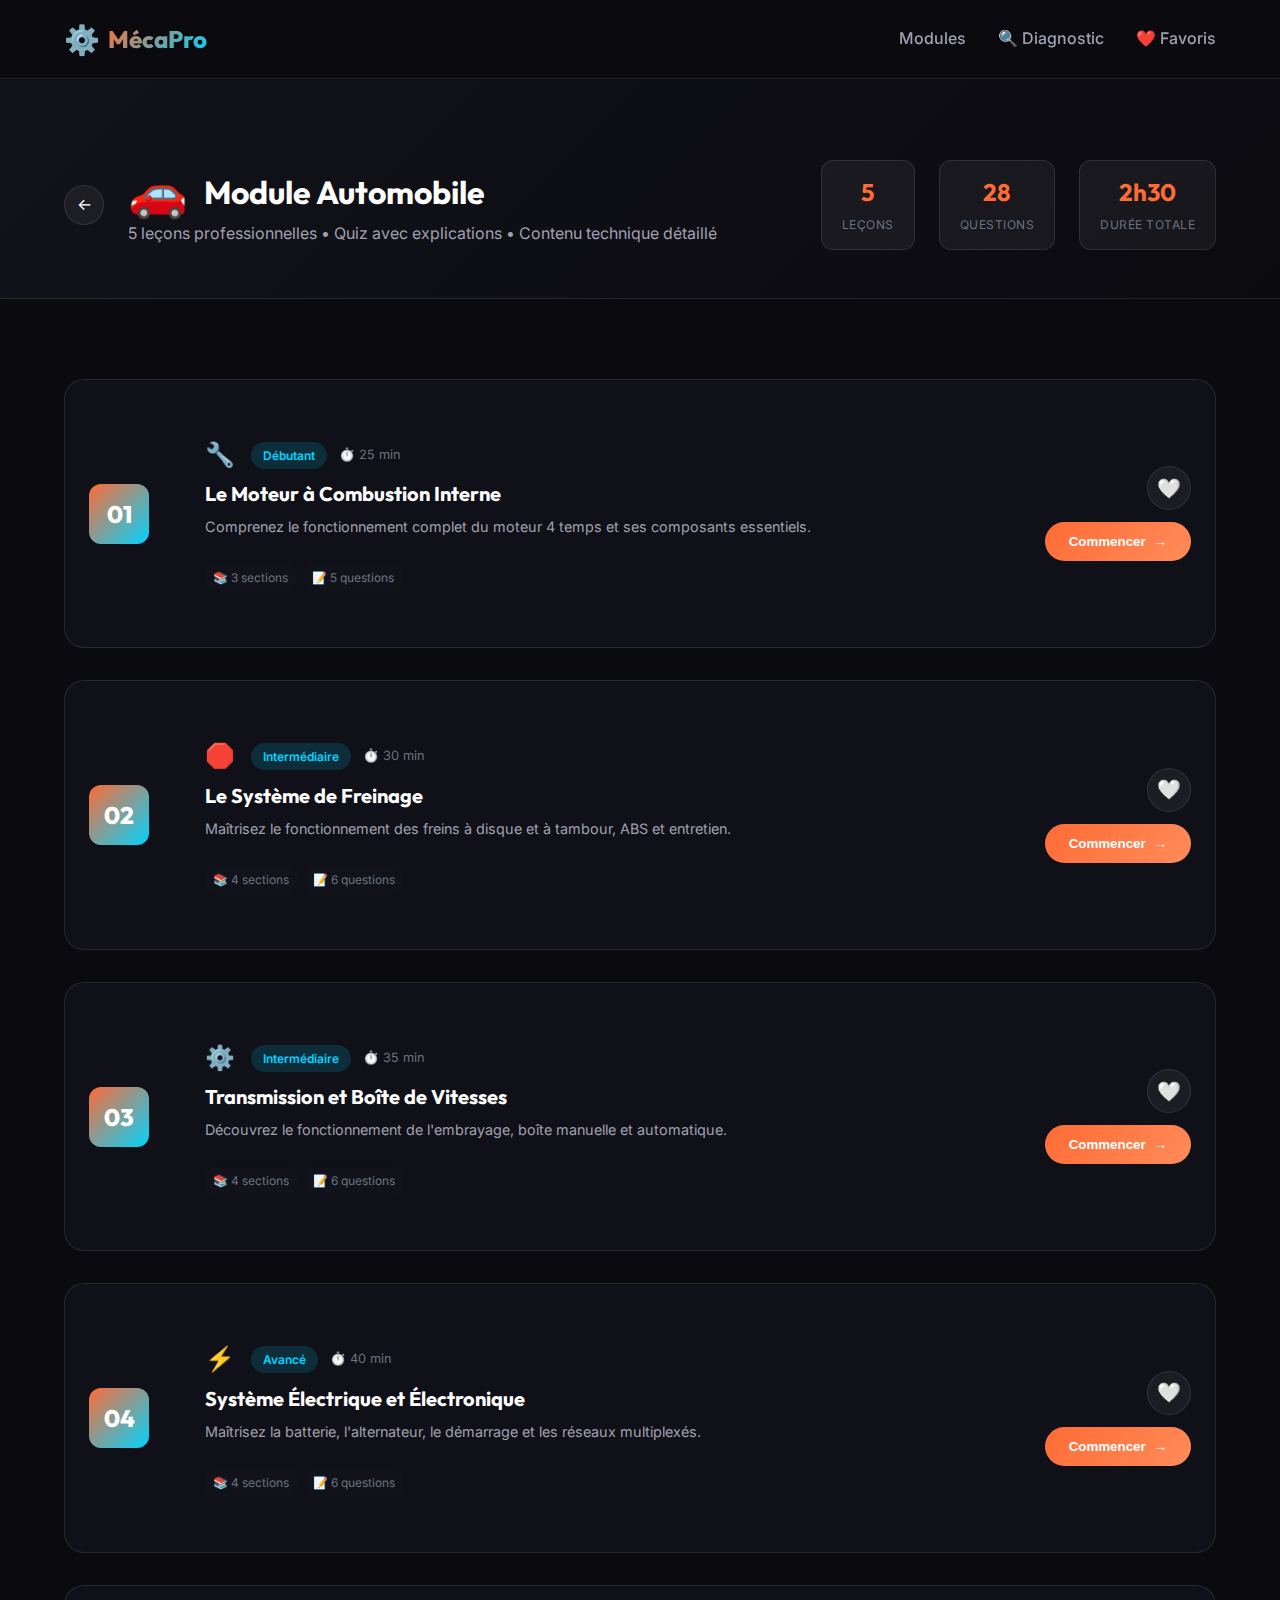
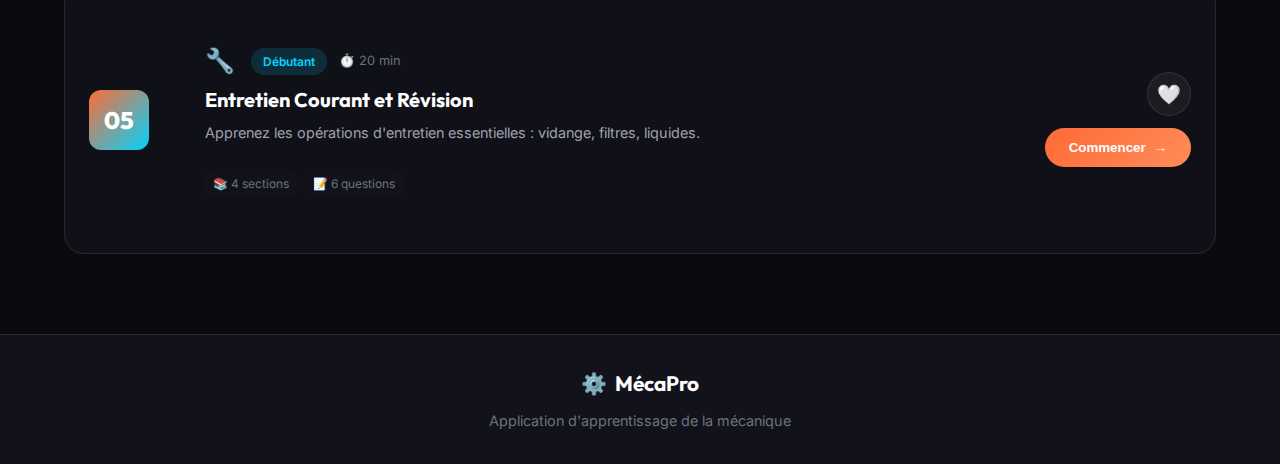
<file: pages/auto.html>
<!DOCTYPE html>
<html lang="fr">

<head>
    <meta charset="UTF-8">
    <meta name="viewport" content="width=device-width, initial-scale=1.0">
    <title>Module Automobile - MécaPro</title>
    <meta name="description"
        content="Apprenez la mécanique automobile : moteur, freinage, transmission, électricité et entretien avec quiz interactifs.">
    <link
        href="https://fonts.googleapis.com/css2?family=Inter:wght@400;500;600;700&family=Outfit:wght@600;700;800&display=swap"
        rel="stylesheet">
    <link rel="stylesheet" href="../css/style.css">
    <link rel="stylesheet" href="../css/lesson-enhanced.css?v=2">
</head>

<body class="lesson-page">
    <header class="header">
        <nav class="nav">
            <a href="../index.html" class="logo">
                <span class="logo-icon">⚙️</span>
                <span class="logo-text">MécaPro</span>
            </a>
            <div class="nav-links" id="navLinks">
                <a href="../index.html#modules" class="nav-link">Modules</a>
                <a href="diagnostic.html" class="nav-link">🔍 Diagnostic</a>
                <a href="#" class="nav-link favorites-btn" onclick="showFavorites()">❤️ Favoris</a>
            </div>
            <button class="menu-toggle" id="menuToggle">
                <span></span><span></span><span></span>
            </button>
        </nav>
    </header>

    <section class="page-header">
        <div class="container">
            <a href="../index.html" class="back-btn">←</a>
            <div class="page-info">
                <h1><span class="page-icon">🚗</span> Module Automobile</h1>
                <p>5 leçons professionnelles • Quiz avec explications • Contenu technique détaillé</p>
            </div>
            <div class="module-stats">
                <div class="stat-item">
                    <span class="stat-value">5</span>
                    <span class="stat-label">Leçons</span>
                </div>
                <div class="stat-item">
                    <span class="stat-value">28</span>
                    <span class="stat-label">Questions</span>
                </div>
                <div class="stat-item">
                    <span class="stat-value">2h30</span>
                    <span class="stat-label">Durée totale</span>
                </div>
            </div>
        </div>
    </section>

    <section class="lessons-section">
        <div class="container">
            <div class="lessons-grid"></div>
        </div>
    </section>

    <!-- Modal pour les leçons -->
    <div class="modal lesson-modal" id="lessonModal">
        <div class="modal-content lesson-modal-content">
            <div class="modal-header">
                <h3 id="lessonTitle">Leçon</h3>
                <button class="modal-close" onclick="closeLesson()">×</button>
            </div>
            <div class="modal-body" id="lessonBody"></div>
        </div>
    </div>

    <!-- Modal favoris -->
    <div class="modal" id="favoritesModal">
        <div class="modal-content">
            <div class="modal-header">
                <h3>❤️ Mes Favoris</h3>
                <button class="modal-close" onclick="closeFavorites()">×</button>
            </div>
            <div class="modal-body" id="favoritesList">
                <p class="empty-favorites">Aucun favori pour le moment</p>
            </div>
        </div>
    </div>

    <footer class="footer">
        <div class="container">
            <div class="footer-content">
                <div class="footer-brand">
                    <span>⚙️</span>
                    <span>MécaPro</span>
                </div>
                <p class="footer-text">Application d'apprentissage de la mécanique</p>
            </div>
        </div>
    </footer>

    <script src="../js/app.js"></script>
    <script src="../js/auto-data.js"></script>
</body>

</html>
</file>
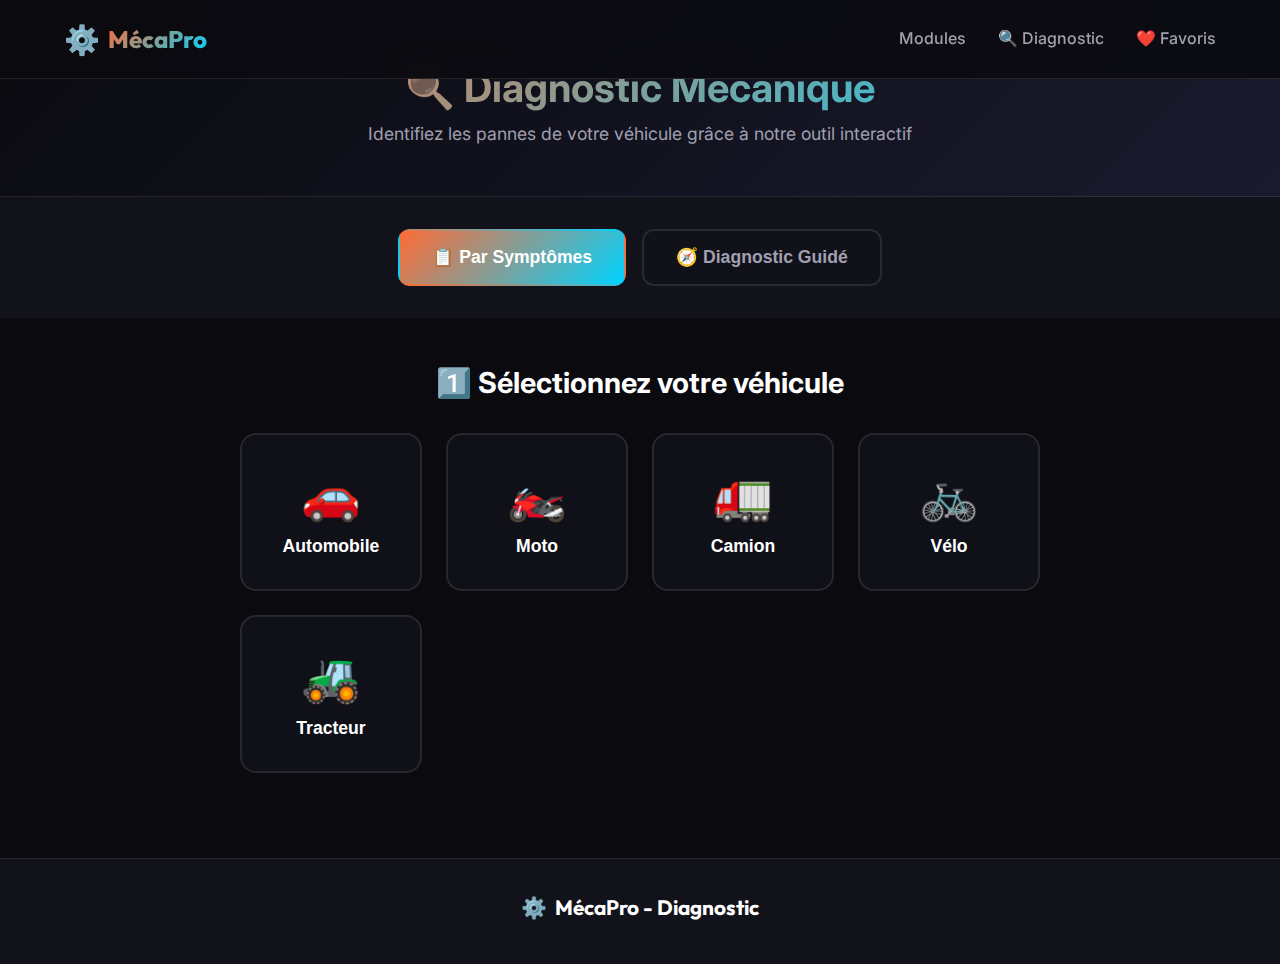
<file: pages/diagnostic.html>
<!DOCTYPE html>
<html lang="fr">

<head>
    <meta charset="UTF-8">
    <meta name="viewport" content="width=device-width, initial-scale=1.0">
    <title>Diagnostic - MécaPro</title>
    <meta name="description"
        content="Outil de diagnostic mécanique interactif pour identifier les pannes de votre véhicule">
    <link
        href="https://fonts.googleapis.com/css2?family=Inter:wght@400;500;600;700&family=Outfit:wght@600;700;800&display=swap"
        rel="stylesheet">
    <link rel="stylesheet" href="../css/style.css">
    <link rel="stylesheet" href="../css/diagnostic.css">
</head>

<body>
    <header class="header">
        <nav class="nav">
            <a href="../index.html" class="logo">
                <span class="logo-icon">⚙️</span>
                <span class="logo-text">MécaPro</span>
            </a>
            <div class="nav-links" id="navLinks">
                <a href="../index.html#modules" class="nav-link">Modules</a>
                <a href="diagnostic.html" class="nav-link active">🔍 Diagnostic</a>
                <a href="#" class="nav-link favorites-btn" onclick="showFavorites()">❤️ Favoris</a>
            </div>
            <button class="menu-toggle" id="menuToggle">
                <span></span><span></span><span></span>
            </button>
        </nav>
    </header>

    <section class="diagnostic-hero">
        <div class="container">
            <h1>🔍 Diagnostic Mécanique</h1>
            <p>Identifiez les pannes de votre véhicule grâce à notre outil interactif</p>
        </div>
    </section>

    <section class="diagnostic-modes">
        <div class="container">
            <div class="mode-tabs">
                <button class="mode-tab active" data-mode="symptoms" onclick="switchMode('symptoms')">
                    📋 Par Symptômes
                </button>
                <button class="mode-tab" data-mode="guided" onclick="switchMode('guided')">
                    🧭 Diagnostic Guidé
                </button>
            </div>
        </div>
    </section>

    <!-- Mode Symptômes -->
    <section class="diagnostic-section" id="symptomsMode">
        <div class="container">
            <!-- Étape 1: Sélection véhicule -->
            <div class="diagnostic-step" id="step1">
                <h2>1️⃣ Sélectionnez votre véhicule</h2>
                <div class="vehicle-grid">
                    <button class="vehicle-btn" data-vehicle="auto" onclick="selectVehicle('auto')">
                        <span class="vehicle-icon">🚗</span>
                        <span>Automobile</span>
                    </button>
                    <button class="vehicle-btn" data-vehicle="moto" onclick="selectVehicle('moto')">
                        <span class="vehicle-icon">🏍️</span>
                        <span>Moto</span>
                    </button>
                    <button class="vehicle-btn" data-vehicle="camion" onclick="selectVehicle('camion')">
                        <span class="vehicle-icon">🚛</span>
                        <span>Camion</span>
                    </button>
                    <button class="vehicle-btn" data-vehicle="velo" onclick="selectVehicle('velo')">
                        <span class="vehicle-icon">🚲</span>
                        <span>Vélo</span>
                    </button>
                    <button class="vehicle-btn" data-vehicle="tracteur" onclick="selectVehicle('tracteur')">
                        <span class="vehicle-icon">🚜</span>
                        <span>Tracteur</span>
                    </button>
                </div>
            </div>

            <!-- Étape 2: Catégorie de symptôme -->
            <div class="diagnostic-step hidden" id="step2">
                <h2>2️⃣ Quelle catégorie de problème ?</h2>
                <div class="symptom-categories" id="symptomCategories"></div>
                <button class="back-step-btn" onclick="goBack(1)">← Retour</button>
            </div>

            <!-- Étape 3: Symptômes spécifiques -->
            <div class="diagnostic-step hidden" id="step3">
                <h2>3️⃣ Sélectionnez les symptômes</h2>
                <p class="step-hint">Cochez tous les symptômes que vous observez</p>
                <div class="symptoms-list" id="symptomsList"></div>
                <button class="diagnose-btn" onclick="runDiagnosis()">🔍 Lancer le diagnostic</button>
                <button class="back-step-btn" onclick="goBack(2)">← Retour</button>
            </div>

            <!-- Résultats -->
            <div class="diagnostic-step hidden" id="resultsStep">
                <h2>📊 Résultats du diagnostic</h2>
                <div class="results-container" id="resultsContainer"></div>
                <button class="restart-btn" onclick="restartDiagnosis()">🔄 Nouveau diagnostic</button>
            </div>
        </div>
    </section>

    <!-- Mode Guidé -->
    <section class="diagnostic-section hidden" id="guidedMode">
        <div class="container">
            <!-- Sélection véhicule guidé -->
            <div class="diagnostic-step" id="guidedStep1">
                <h2>🚗 Sélectionnez votre véhicule</h2>
                <div class="vehicle-grid">
                    <button class="vehicle-btn" data-vehicle="auto" onclick="startGuidedDiagnosis('auto')">
                        <span class="vehicle-icon">🚗</span>
                        <span>Automobile</span>
                    </button>
                    <button class="vehicle-btn" data-vehicle="moto" onclick="startGuidedDiagnosis('moto')">
                        <span class="vehicle-icon">🏍️</span>
                        <span>Moto</span>
                    </button>
                    <button class="vehicle-btn" data-vehicle="camion" onclick="startGuidedDiagnosis('camion')">
                        <span class="vehicle-icon">🚛</span>
                        <span>Camion</span>
                    </button>
                    <button class="vehicle-btn" data-vehicle="velo" onclick="startGuidedDiagnosis('velo')">
                        <span class="vehicle-icon">🚲</span>
                        <span>Vélo</span>
                    </button>
                    <button class="vehicle-btn" data-vehicle="tracteur" onclick="startGuidedDiagnosis('tracteur')">
                        <span class="vehicle-icon">🚜</span>
                        <span>Tracteur</span>
                    </button>
                </div>
            </div>

            <!-- Questions guidées -->
            <div class="diagnostic-step hidden" id="guidedQuestions">
                <div class="question-container" id="questionContainer">
                    <div class="question-progress">
                        <div class="progress-bar" id="questionProgress"></div>
                    </div>
                    <h3 id="currentQuestion"></h3>
                    <div class="question-options" id="questionOptions"></div>
                </div>
                <button class="back-step-btn" onclick="previousQuestion()">← Question précédente</button>
            </div>

            <!-- Résultat guidé -->
            <div class="diagnostic-step hidden" id="guidedResult">
                <h2>✅ Diagnostic terminé</h2>
                <div class="guided-result" id="guidedResultContent"></div>
                <button class="restart-btn" onclick="restartGuided()">🔄 Nouveau diagnostic</button>
            </div>
        </div>
    </section>

    <footer class="footer">
        <div class="container">
            <div class="footer-content">
                <div class="footer-brand">
                    <span>⚙️</span>
                    <span>MécaPro - Diagnostic</span>
                </div>
            </div>
        </div>
    </footer>

    <script src="../js/app.js"></script>
    <script src="../js/diagnostic-data.js"></script>
    <script src="../js/diagnostic.js"></script>
</body>

</html>
</file>
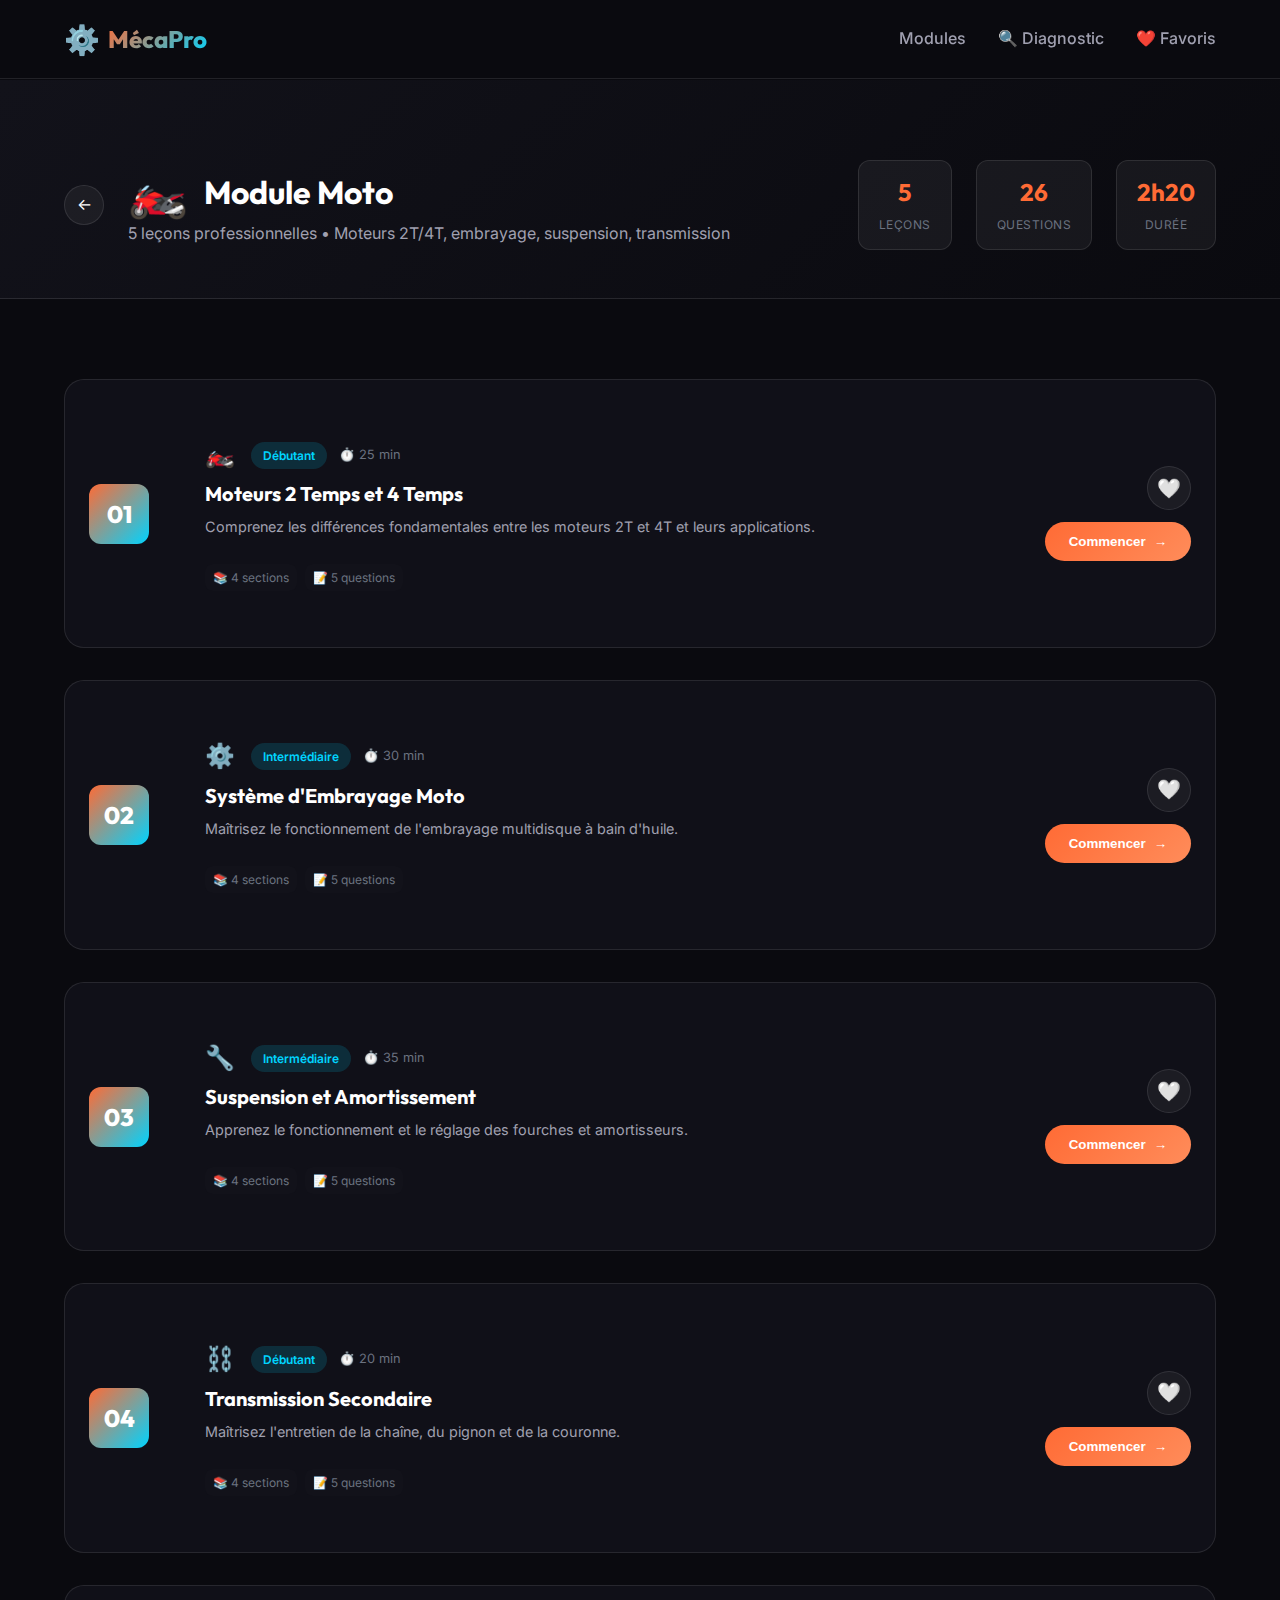
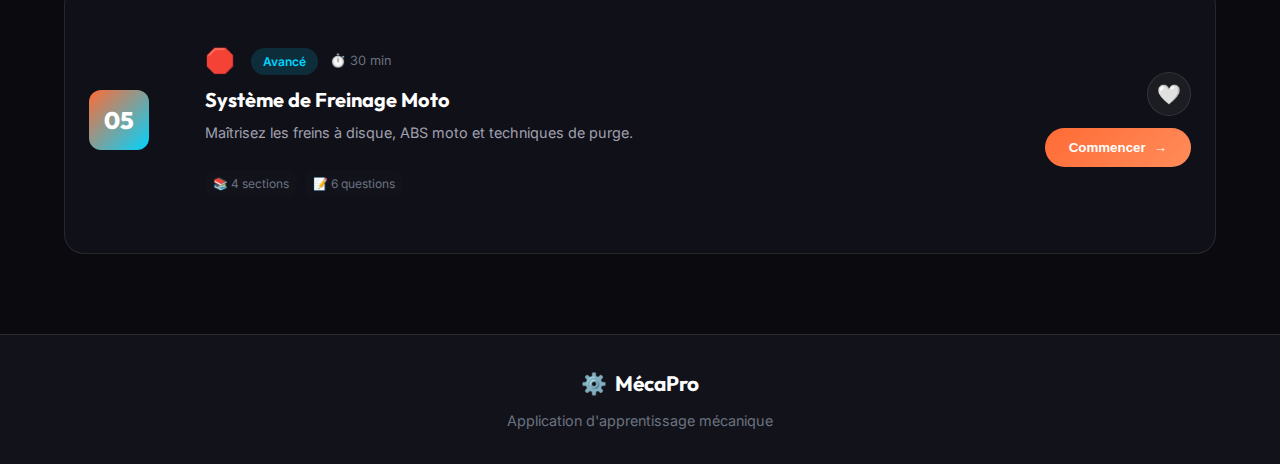
<file: pages/moto.html>
<!DOCTYPE html>
<html lang="fr">

<head>
    <meta charset="UTF-8">
    <meta name="viewport" content="width=device-width, initial-scale=1.0">
    <title>Module Moto - MécaPro</title>
    <meta name="description"
        content="Apprenez la mécanique moto : moteurs 2T/4T, embrayage, suspension, chaîne et freinage.">
    <link
        href="https://fonts.googleapis.com/css2?family=Inter:wght@400;500;600;700&family=Outfit:wght@600;700;800&display=swap"
        rel="stylesheet">
    <link rel="stylesheet" href="../css/style.css">
    <link rel="stylesheet" href="../css/lesson-enhanced.css?v=2">
</head>

<body class="lesson-page">
    <header class="header">
        <nav class="nav">
            <a href="../index.html" class="logo">
                <span class="logo-icon">⚙️</span>
                <span class="logo-text">MécaPro</span>
            </a>
            <div class="nav-links" id="navLinks">
                <a href="../index.html#modules" class="nav-link">Modules</a>
                <a href="diagnostic.html" class="nav-link">🔍 Diagnostic</a>
                <a href="#" class="nav-link favorites-btn" onclick="showFavorites()">❤️ Favoris</a>
            </div>
            <button class="menu-toggle" id="menuToggle"><span></span><span></span><span></span></button>
        </nav>
    </header>

    <section class="page-header">
        <div class="container">
            <a href="../index.html" class="back-btn">←</a>
            <div class="page-info">
                <h1><span class="page-icon">🏍️</span> Module Moto</h1>
                <p>5 leçons professionnelles • Moteurs 2T/4T, embrayage, suspension, transmission</p>
            </div>
            <div class="module-stats">
                <div class="stat-item"><span class="stat-value">5</span><span class="stat-label">Leçons</span></div>
                <div class="stat-item"><span class="stat-value">26</span><span class="stat-label">Questions</span></div>
                <div class="stat-item"><span class="stat-value">2h20</span><span class="stat-label">Durée</span></div>
            </div>
        </div>
    </section>

    <section class="lessons-section">
        <div class="container">
            <div class="lessons-grid"></div>
        </div>
    </section>

    <div class="modal lesson-modal" id="lessonModal">
        <div class="modal-content lesson-modal-content">
            <div class="modal-header">
                <h3 id="lessonTitle">Leçon</h3>
                <button class="modal-close" onclick="closeLesson()">×</button>
            </div>
            <div class="modal-body" id="lessonBody"></div>
        </div>
    </div>

    <div class="modal" id="favoritesModal">
        <div class="modal-content">
            <div class="modal-header">
                <h3>❤️ Mes Favoris</h3><button class="modal-close" onclick="closeFavorites()">×</button>
            </div>
            <div class="modal-body" id="favoritesList">
                <p class="empty-favorites">Aucun favori</p>
            </div>
        </div>
    </div>

    <footer class="footer">
        <div class="container">
            <div class="footer-content">
                <div class="footer-brand"><span>⚙️</span><span>MécaPro</span></div>
                <p class="footer-text">Application d'apprentissage mécanique</p>
            </div>
        </div>
    </footer>

    <script src="../js/app.js"></script>
    <script src="../js/moto-data.js"></script>
</body>

</html>
</file>
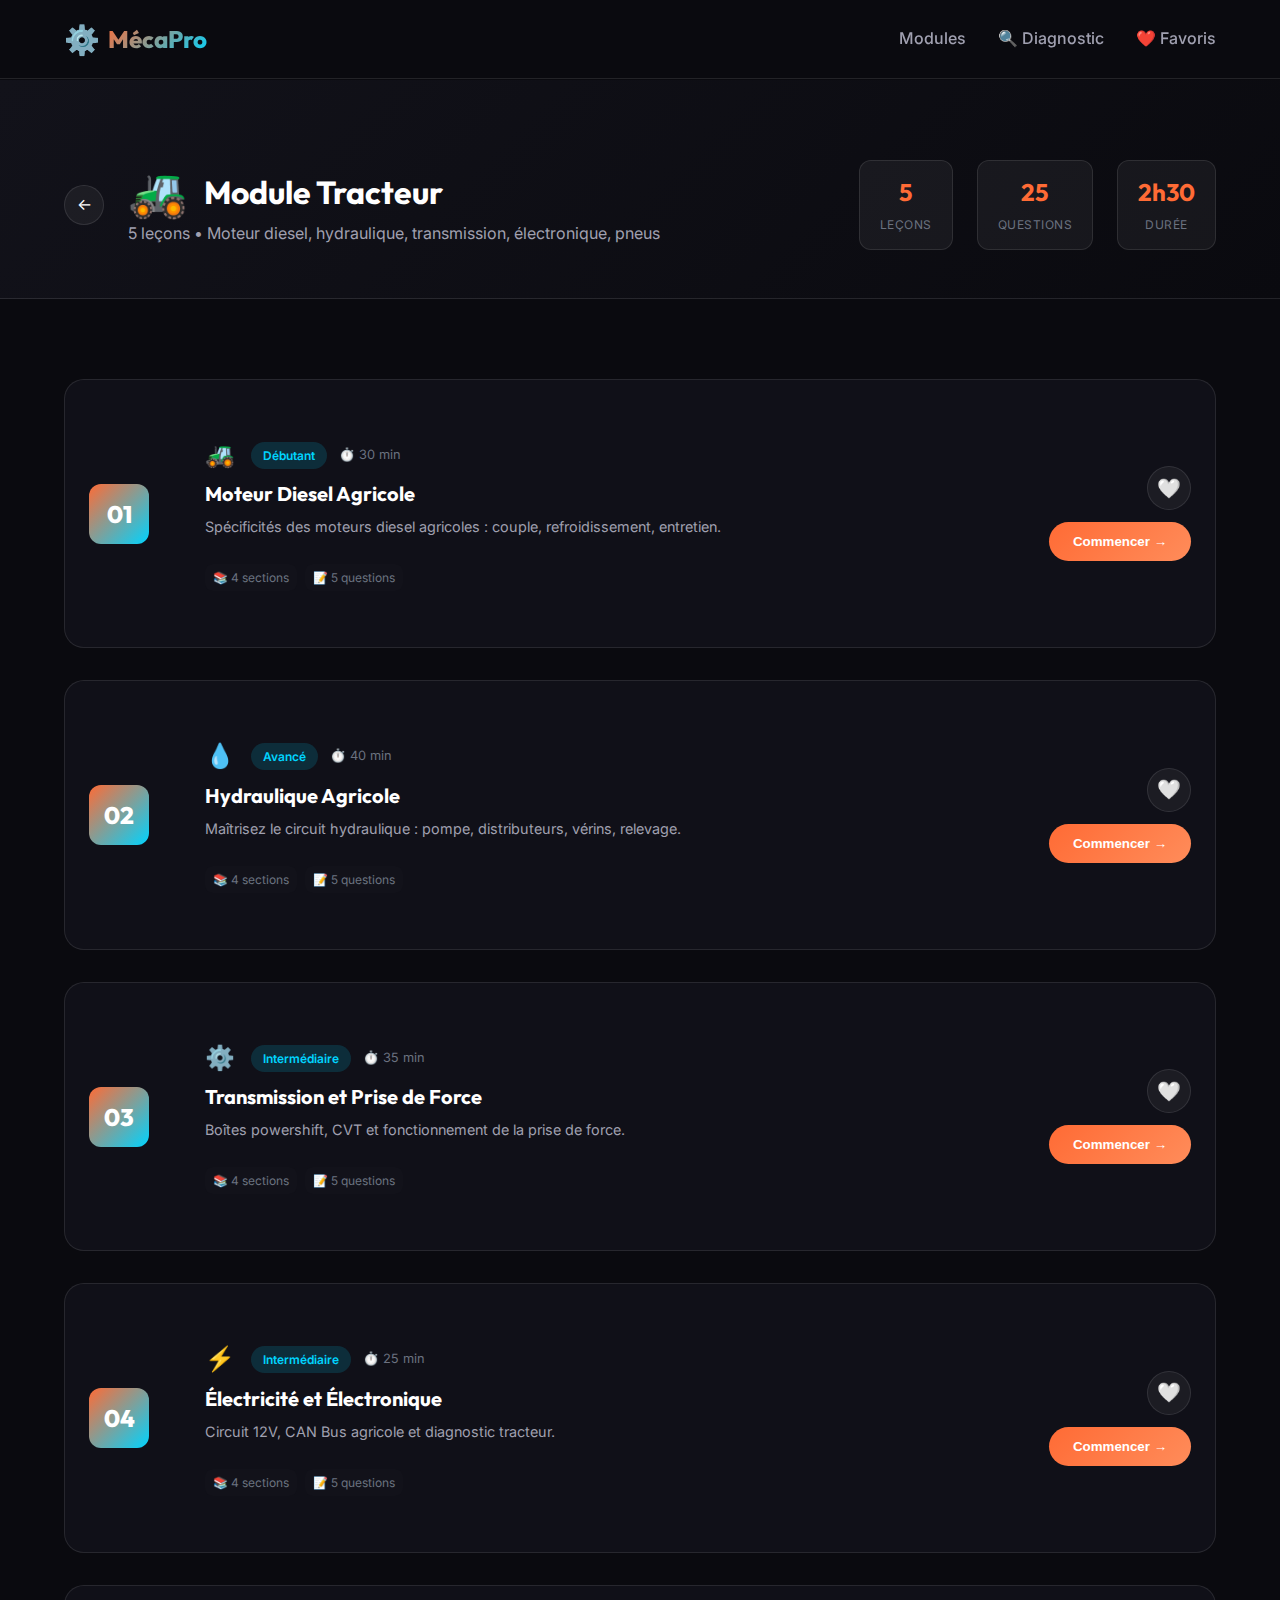
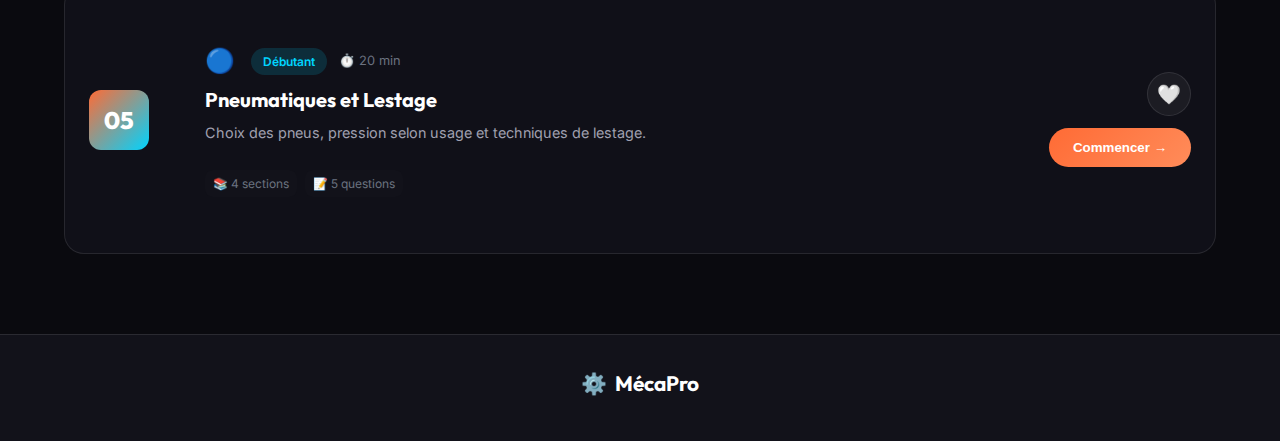
<file: pages/tracteur.html>
<!DOCTYPE html>
<html lang="fr">

<head>
    <meta charset="UTF-8">
    <meta name="viewport" content="width=device-width, initial-scale=1.0">
    <title>Module Tracteur - MécaPro</title>
    <link
        href="https://fonts.googleapis.com/css2?family=Inter:wght@400;500;600;700&family=Outfit:wght@600;700;800&display=swap"
        rel="stylesheet">
    <link rel="stylesheet" href="../css/style.css">
    <link rel="stylesheet" href="../css/lesson-enhanced.css?v=2">
</head>

<body class="lesson-page">
    <header class="header">
        <nav class="nav"><a href="../index.html" class="logo"><span class="logo-icon">⚙️</span><span
                    class="logo-text">MécaPro</span></a>
            <div class="nav-links"><a href="../index.html#modules" class="nav-link">Modules</a><a href="diagnostic.html"
                    class="nav-link">🔍 Diagnostic</a><a href="#" class="nav-link" onclick="showFavorites()">❤️
                    Favoris</a></div><button class="menu-toggle"
                id="menuToggle"><span></span><span></span><span></span></button>
        </nav>
    </header>

    <section class="page-header">
        <div class="container"><a href="../index.html" class="back-btn">←</a>
            <div class="page-info">
                <h1><span class="page-icon">🚜</span> Module Tracteur</h1>
                <p>5 leçons • Moteur diesel, hydraulique, transmission, électronique, pneus</p>
            </div>
            <div class="module-stats">
                <div class="stat-item"><span class="stat-value">5</span><span class="stat-label">Leçons</span></div>
                <div class="stat-item"><span class="stat-value">25</span><span class="stat-label">Questions</span></div>
                <div class="stat-item"><span class="stat-value">2h30</span><span class="stat-label">Durée</span></div>
            </div>
        </div>
    </section>

    <section class="lessons-section">
        <div class="container">
            <div class="lessons-grid"></div>
        </div>
    </section>

    <div class="modal lesson-modal" id="lessonModal">
        <div class="modal-content lesson-modal-content">
            <div class="modal-header">
                <h3 id="lessonTitle">Leçon</h3><button class="modal-close" onclick="closeLesson()">×</button>
            </div>
            <div class="modal-body" id="lessonBody"></div>
        </div>
    </div>
    <div class="modal" id="favoritesModal">
        <div class="modal-content">
            <div class="modal-header">
                <h3>❤️ Favoris</h3><button class="modal-close" onclick="closeFavorites()">×</button>
            </div>
            <div class="modal-body" id="favoritesList"></div>
        </div>
    </div>

    <footer class="footer">
        <div class="container">
            <div class="footer-content">
                <div class="footer-brand"><span>⚙️</span><span>MécaPro</span></div>
            </div>
        </div>
    </footer>
    <script src="../js/app.js"></script>
    <script src="../js/tracteur-data.js"></script>
</body>

</html>
</file>
<file: css/style.css>
/* ===== CSS Variables & Base ===== */
:root {
    /* Colors */
    --bg-primary: #0a0a0f;
    --bg-secondary: #12121a;
    --bg-card: rgba(18, 18, 26, 0.8);
    --bg-glass: rgba(255, 255, 255, 0.05);

    --accent-orange: #ff6b35;
    --accent-blue: #00d4ff;
    --accent-green: #00ff88;
    --accent-purple: #a855f7;
    --accent-yellow: #fbbf24;

    --text-primary: #ffffff;
    --text-secondary: #a0a0b0;
    --text-muted: #6b7280;

    --border-color: rgba(255, 255, 255, 0.1);

    /* Spacing */
    --spacing-xs: 0.5rem;
    --spacing-sm: 1rem;
    --spacing-md: 1.5rem;
    --spacing-lg: 2rem;
    --spacing-xl: 3rem;
    --spacing-2xl: 5rem;

    /* Border Radius */
    --radius-sm: 8px;
    --radius-md: 12px;
    --radius-lg: 20px;
    --radius-full: 9999px;

    /* Transitions */
    --transition-fast: 0.2s ease;
    --transition-normal: 0.3s ease;
    --transition-slow: 0.5s ease;

    /* Shadows */
    --shadow-glow: 0 0 30px rgba(255, 107, 53, 0.3);
    --shadow-card: 0 10px 40px rgba(0, 0, 0, 0.3);
}

/* ===== Reset & Base ===== */
*,
*::before,
*::after {
    margin: 0;
    padding: 0;
    box-sizing: border-box;
}

html {
    scroll-behavior: smooth;
}

body {
    font-family: 'Inter', -apple-system, BlinkMacSystemFont, sans-serif;
    background: var(--bg-primary);
    color: var(--text-primary);
    line-height: 1.6;
    overflow-x: hidden;
}

h1,
h2,
h3,
h4,
h5,
h6 {
    font-family: 'Outfit', sans-serif;
    font-weight: 700;
    line-height: 1.2;
}

a {
    text-decoration: none;
    color: inherit;
}

img {
    max-width: 100%;
    height: auto;
}

.container {
    max-width: 1200px;
    margin: 0 auto;
    padding: 0 var(--spacing-md);
}

/* ===== Header & Navigation ===== */
.header {
    position: fixed;
    top: 0;
    left: 0;
    right: 0;
    z-index: 1000;
    background: rgba(10, 10, 15, 0.9);
    backdrop-filter: blur(20px);
    border-bottom: 1px solid var(--border-color);
}

.nav {
    display: flex;
    align-items: center;
    justify-content: space-between;
    max-width: 1200px;
    margin: 0 auto;
    padding: var(--spacing-sm) var(--spacing-md);
}

.logo {
    display: flex;
    align-items: center;
    gap: var(--spacing-xs);
    font-family: 'Outfit', sans-serif;
    font-size: 1.5rem;
    font-weight: 800;
}

.logo-icon {
    font-size: 1.8rem;
    animation: spin 10s linear infinite;
}

@keyframes spin {
    from {
        transform: rotate(0deg);
    }

    to {
        transform: rotate(360deg);
    }
}

.logo-text {
    background: linear-gradient(135deg, var(--accent-orange), var(--accent-blue));
    -webkit-background-clip: text;
    -webkit-text-fill-color: transparent;
    background-clip: text;
}

.nav-links {
    display: flex;
    align-items: center;
    gap: var(--spacing-lg);
}

.nav-link {
    font-weight: 500;
    color: var(--text-secondary);
    transition: color var(--transition-fast);
    position: relative;
}

.nav-link:hover {
    color: var(--text-primary);
}

.nav-link::after {
    content: '';
    position: absolute;
    bottom: -4px;
    left: 0;
    width: 0;
    height: 2px;
    background: var(--accent-orange);
    transition: width var(--transition-fast);
}

.nav-link:hover::after {
    width: 100%;
}

.favorites-btn {
    display: flex;
    align-items: center;
    gap: var(--spacing-xs);
}

.favorites-count {
    background: var(--accent-orange);
    color: white;
    font-size: 0.75rem;
    padding: 2px 8px;
    border-radius: var(--radius-full);
    font-weight: 600;
}

.menu-toggle {
    display: none;
    flex-direction: column;
    gap: 5px;
    background: none;
    border: none;
    cursor: pointer;
    padding: 5px;
}

.menu-toggle span {
    width: 25px;
    height: 2px;
    background: var(--text-primary);
    transition: var(--transition-fast);
}

/* ===== Hero Section ===== */
.hero {
    min-height: 100vh;
    display: flex;
    align-items: center;
    justify-content: center;
    position: relative;
    padding: var(--spacing-2xl) var(--spacing-md);
    overflow: hidden;
}

.hero-bg {
    position: absolute;
    inset: 0;
    overflow: hidden;
}

.gear {
    position: absolute;
    font-size: 8rem;
    opacity: 0.05;
    animation: float 6s ease-in-out infinite;
}

.gear-1 {
    top: 10%;
    left: 10%;
    animation-delay: 0s;
}

.gear-2 {
    top: 60%;
    right: 15%;
    animation-delay: -2s;
    font-size: 6rem;
}

.gear-3 {
    bottom: 20%;
    left: 20%;
    animation-delay: -4s;
    font-size: 5rem;
}

@keyframes float {

    0%,
    100% {
        transform: translateY(0) rotate(0deg);
    }

    50% {
        transform: translateY(-20px) rotate(10deg);
    }
}

.hero-content {
    text-align: center;
    max-width: 800px;
    z-index: 1;
}

.hero-title {
    font-size: clamp(2.5rem, 8vw, 5rem);
    margin-bottom: var(--spacing-md);
}

.title-line {
    display: block;
    color: var(--text-secondary);
    font-weight: 400;
    font-size: 0.5em;
}

.title-highlight {
    display: block;
    background: linear-gradient(135deg, var(--accent-orange) 0%, var(--accent-blue) 100%);
    -webkit-background-clip: text;
    -webkit-text-fill-color: transparent;
    background-clip: text;
    animation: gradient-shift 5s ease infinite;
    background-size: 200% 200%;
}

@keyframes gradient-shift {

    0%,
    100% {
        background-position: 0% 50%;
    }

    50% {
        background-position: 100% 50%;
    }
}

.hero-subtitle {
    font-size: 1.2rem;
    color: var(--text-secondary);
    margin-bottom: var(--spacing-xl);
    max-width: 600px;
    margin-left: auto;
    margin-right: auto;
}

.hero-buttons {
    display: flex;
    gap: var(--spacing-md);
    justify-content: center;
    flex-wrap: wrap;
    margin-bottom: var(--spacing-xl);
}

/* ===== Buttons ===== */
.btn {
    display: inline-flex;
    align-items: center;
    gap: var(--spacing-xs);
    padding: var(--spacing-sm) var(--spacing-lg);
    border-radius: var(--radius-full);
    font-weight: 600;
    font-size: 1rem;
    transition: all var(--transition-normal);
    cursor: pointer;
    border: none;
}

.btn-primary {
    background: linear-gradient(135deg, var(--accent-orange), #ff8c5a);
    color: white;
    box-shadow: 0 4px 20px rgba(255, 107, 53, 0.4);
}

.btn-primary:hover {
    transform: translateY(-2px);
    box-shadow: 0 8px 30px rgba(255, 107, 53, 0.5);
}

.btn-arrow {
    transition: transform var(--transition-fast);
}

.btn-primary:hover .btn-arrow {
    transform: translateX(5px);
}

.btn-secondary {
    background: var(--bg-glass);
    color: var(--text-primary);
    border: 1px solid var(--border-color);
    backdrop-filter: blur(10px);
}

.btn-secondary:hover {
    background: rgba(255, 255, 255, 0.1);
    border-color: var(--accent-orange);
}

/* ===== Hero Stats ===== */
.hero-stats {
    display: flex;
    justify-content: center;
    gap: var(--spacing-xl);
}

.stat {
    text-align: center;
}

.stat-number {
    display: block;
    font-family: 'Outfit', sans-serif;
    font-size: 2.5rem;
    font-weight: 800;
    color: var(--accent-orange);
}

.stat-label {
    font-size: 0.9rem;
    color: var(--text-muted);
    text-transform: uppercase;
    letter-spacing: 1px;
}

/* ===== Section Styles ===== */
.section-header {
    text-align: center;
    margin-bottom: var(--spacing-2xl);
}

.section-tag {
    display: inline-block;
    background: linear-gradient(135deg, var(--accent-orange), var(--accent-blue));
    -webkit-background-clip: text;
    -webkit-text-fill-color: transparent;
    background-clip: text;
    font-weight: 600;
    font-size: 0.9rem;
    text-transform: uppercase;
    letter-spacing: 2px;
    margin-bottom: var(--spacing-sm);
}

.section-title {
    font-size: clamp(2rem, 5vw, 3rem);
    margin-bottom: var(--spacing-sm);
}

.section-subtitle {
    color: var(--text-secondary);
    font-size: 1.1rem;
    max-width: 600px;
    margin: 0 auto;
}

/* ===== Modules Section ===== */
.modules {
    padding: var(--spacing-2xl) 0;
    background: var(--bg-secondary);
}

.modules-grid {
    display: grid;
    grid-template-columns: repeat(auto-fit, minmax(300px, 1fr));
    gap: var(--spacing-lg);
}

.module-card {
    position: relative;
    background: var(--bg-card);
    border: 1px solid var(--border-color);
    border-radius: var(--radius-lg);
    padding: var(--spacing-lg);
    transition: all var(--transition-normal);
    overflow: hidden;
}

.module-card::before {
    content: '';
    position: absolute;
    top: 0;
    left: 0;
    right: 0;
    height: 3px;
    background: linear-gradient(90deg, var(--accent-orange), var(--accent-blue));
    opacity: 0;
    transition: opacity var(--transition-fast);
}

.module-card:hover {
    transform: translateY(-5px);
    border-color: var(--accent-orange);
    box-shadow: var(--shadow-card);
}

.module-card:hover::before {
    opacity: 1;
}

.module-icon {
    font-size: 3rem;
    margin-bottom: var(--spacing-md);
    display: inline-block;
    animation: bounce 2s ease-in-out infinite;
}

@keyframes bounce {

    0%,
    100% {
        transform: translateY(0);
    }

    50% {
        transform: translateY(-5px);
    }
}

.module-title {
    font-size: 1.5rem;
    margin-bottom: var(--spacing-xs);
}

.module-desc {
    color: var(--text-secondary);
    font-size: 0.95rem;
    margin-bottom: var(--spacing-md);
}

.module-meta {
    display: flex;
    gap: var(--spacing-sm);
    margin-bottom: var(--spacing-md);
    flex-wrap: wrap;
}

.lessons-count {
    font-size: 0.85rem;
    color: var(--text-muted);
}

.level-badge {
    background: rgba(0, 212, 255, 0.15);
    color: var(--accent-blue);
    font-size: 0.75rem;
    padding: 4px 10px;
    border-radius: var(--radius-full);
    font-weight: 500;
}

.progress-bar {
    height: 4px;
    background: rgba(255, 255, 255, 0.1);
    border-radius: var(--radius-full);
    overflow: hidden;
    margin-bottom: var(--spacing-md);
}

.progress-fill {
    height: 100%;
    background: linear-gradient(90deg, var(--accent-orange), var(--accent-green));
    border-radius: var(--radius-full);
    transition: width var(--transition-slow);
    width: 0%;
}

.module-link {
    display: inline-flex;
    align-items: center;
    gap: var(--spacing-xs);
    color: var(--accent-orange);
    font-weight: 600;
    transition: gap var(--transition-fast);
}

.module-link:hover {
    gap: var(--spacing-sm);
}

.module-link .arrow {
    transition: transform var(--transition-fast);
}

.module-link:hover .arrow {
    transform: translateX(5px);
}

/* ===== Features Section ===== */
.features {
    padding: var(--spacing-2xl) 0;
}

.features-grid {
    display: grid;
    grid-template-columns: repeat(auto-fit, minmax(250px, 1fr));
    gap: var(--spacing-lg);
}

.feature-card {
    background: var(--bg-glass);
    border: 1px solid var(--border-color);
    border-radius: var(--radius-lg);
    padding: var(--spacing-lg);
    text-align: center;
    transition: all var(--transition-normal);
}

.feature-card:hover {
    background: rgba(255, 255, 255, 0.08);
    transform: translateY(-3px);
}

.feature-icon {
    font-size: 2.5rem;
    margin-bottom: var(--spacing-md);
    display: block;
}

.feature-card h3 {
    font-size: 1.2rem;
    margin-bottom: var(--spacing-xs);
}

.feature-card p {
    color: var(--text-secondary);
    font-size: 0.9rem;
}

/* ===== Modal ===== */
.modal {
    display: none;
    position: fixed;
    inset: 0;
    background: rgba(0, 0, 0, 0.8);
    backdrop-filter: blur(10px);
    z-index: 2000;
    align-items: center;
    justify-content: center;
    padding: var(--spacing-md);
}

.modal.active {
    display: flex;
}

.modal-content {
    background: var(--bg-secondary);
    border: 1px solid var(--border-color);
    border-radius: var(--radius-lg);
    max-width: 500px;
    width: 100%;
    max-height: 80vh;
    overflow: hidden;
}

.modal-header {
    display: flex;
    align-items: center;
    justify-content: space-between;
    padding: var(--spacing-md);
    border-bottom: 1px solid var(--border-color);
}

.modal-header h3 {
    font-size: 1.3rem;
}

.modal-close {
    background: none;
    border: none;
    color: var(--text-secondary);
    font-size: 1.5rem;
    cursor: pointer;
    transition: color var(--transition-fast);
}

.modal-close:hover {
    color: var(--accent-orange);
}

.modal-body {
    padding: var(--spacing-md);
    max-height: 60vh;
    overflow-y: auto;
}

.empty-favorites {
    text-align: center;
    color: var(--text-muted);
    padding: var(--spacing-lg);
}

.favorite-item {
    display: flex;
    align-items: center;
    justify-content: space-between;
    padding: var(--spacing-sm);
    background: var(--bg-glass);
    border-radius: var(--radius-md);
    margin-bottom: var(--spacing-sm);
}

.favorite-item:last-child {
    margin-bottom: 0;
}

.favorite-info {
    display: flex;
    align-items: center;
    gap: var(--spacing-sm);
}

.favorite-icon {
    font-size: 1.5rem;
}

.favorite-title {
    font-weight: 500;
}

.favorite-module {
    font-size: 0.8rem;
    color: var(--text-muted);
}

.remove-favorite {
    background: none;
    border: none;
    color: var(--text-muted);
    cursor: pointer;
    padding: 5px;
    transition: color var(--transition-fast);
}

.remove-favorite:hover {
    color: #ef4444;
}

/* ===== Footer ===== */
.footer {
    background: var(--bg-secondary);
    border-top: 1px solid var(--border-color);
    padding: var(--spacing-lg) 0;
}

.footer-content {
    text-align: center;
}

.footer-brand {
    display: flex;
    align-items: center;
    justify-content: center;
    gap: var(--spacing-xs);
    font-family: 'Outfit', sans-serif;
    font-size: 1.3rem;
    font-weight: 700;
    margin-bottom: var(--spacing-xs);
}

.footer-text {
    color: var(--text-muted);
    font-size: 0.9rem;
}

/* ===== Responsive ===== */
@media (max-width: 768px) {
    .nav-links {
        display: none;
        position: absolute;
        top: 100%;
        left: 0;
        right: 0;
        flex-direction: column;
        background: var(--bg-secondary);
        padding: var(--spacing-md);
        gap: var(--spacing-md);
        border-bottom: 1px solid var(--border-color);
    }

    .nav-links.active {
        display: flex;
    }

    .menu-toggle {
        display: flex;
    }

    .hero-stats {
        gap: var(--spacing-lg);
    }

    .stat-number {
        font-size: 2rem;
    }

    .modules-grid {
        grid-template-columns: 1fr;
    }
}

/* ===== Lesson Page Styles ===== */
.lesson-page {
    padding-top: 80px;
}

.page-header {
    background: linear-gradient(135deg, var(--bg-secondary), var(--bg-primary));
    padding: var(--spacing-2xl) 0 var(--spacing-xl);
    border-bottom: 1px solid var(--border-color);
}

.page-header .container {
    display: flex;
    align-items: center;
    gap: var(--spacing-md);
}

.back-btn {
    display: flex;
    align-items: center;
    justify-content: center;
    width: 40px;
    height: 40px;
    background: var(--bg-glass);
    border: 1px solid var(--border-color);
    border-radius: var(--radius-full);
    transition: all var(--transition-fast);
}

.back-btn:hover {
    background: var(--accent-orange);
    border-color: var(--accent-orange);
}

.page-info {
    flex: 1;
}

.page-info h1 {
    font-size: 2rem;
    display: flex;
    align-items: center;
    gap: var(--spacing-sm);
}

.page-info p {
    color: var(--text-secondary);
}

/* ===== Lessons Grid ===== */
.lessons-section {
    padding: var(--spacing-2xl) 0;
}

.lessons-grid {
    display: grid;
    gap: var(--spacing-lg);
}

.lesson-card {
    display: grid;
    grid-template-columns: auto 1fr auto;
    gap: var(--spacing-lg);
    align-items: center;
    background: var(--bg-card);
    border: 1px solid var(--border-color);
    border-radius: var(--radius-lg);
    padding: var(--spacing-lg);
    transition: all var(--transition-normal);
}

.lesson-card:hover {
    border-color: var(--accent-orange);
    transform: translateX(5px);
}

.lesson-number {
    width: 50px;
    height: 50px;
    display: flex;
    align-items: center;
    justify-content: center;
    background: linear-gradient(135deg, var(--accent-orange), var(--accent-blue));
    border-radius: var(--radius-full);
    font-family: 'Outfit', sans-serif;
    font-size: 1.3rem;
    font-weight: 700;
}

.lesson-info h3 {
    font-size: 1.2rem;
    margin-bottom: var(--spacing-xs);
}

.lesson-info p {
    color: var(--text-secondary);
    font-size: 0.9rem;
    margin-bottom: var(--spacing-sm);
}

.lesson-tags {
    display: flex;
    gap: var(--spacing-xs);
    flex-wrap: wrap;
}

.tag {
    font-size: 0.75rem;
    padding: 3px 10px;
    background: var(--bg-glass);
    border-radius: var(--radius-full);
    color: var(--text-muted);
}

.tag.beginner {
    background: rgba(0, 255, 136, 0.15);
    color: var(--accent-green);
}

.tag.intermediate {
    background: rgba(251, 191, 36, 0.15);
    color: var(--accent-yellow);
}

.tag.advanced {
    background: rgba(168, 85, 247, 0.15);
    color: var(--accent-purple);
}

.lesson-actions {
    display: flex;
    gap: var(--spacing-sm);
}

.favorite-btn {
    width: 44px;
    height: 44px;
    display: flex;
    align-items: center;
    justify-content: center;
    background: var(--bg-glass);
    border: 1px solid var(--border-color);
    border-radius: var(--radius-full);
    cursor: pointer;
    transition: all var(--transition-fast);
    font-size: 1.2rem;
}

.favorite-btn:hover {
    border-color: #ef4444;
    background: rgba(239, 68, 68, 0.1);
}

.favorite-btn.active {
    background: rgba(239, 68, 68, 0.2);
    border-color: #ef4444;
}

.start-btn {
    padding: var(--spacing-sm) var(--spacing-md);
    background: var(--accent-orange);
    color: white;
    border: none;
    border-radius: var(--radius-full);
    font-weight: 600;
    cursor: pointer;
    transition: all var(--transition-fast);
}

.start-btn:hover {
    background: #ff8c5a;
    transform: translateY(-2px);
}

/* ===== Lesson Detail Modal ===== */
.lesson-modal .modal-content {
    max-width: 800px;
    max-height: 90vh;
}

.lesson-modal .modal-body {
    padding: 0;
}

.lesson-illustration {
    width: 100%;
    height: 300px;
    background: var(--bg-primary);
    display: flex;
    align-items: center;
    justify-content: center;
    border-bottom: 1px solid var(--border-color);
    overflow: hidden;
}

.lesson-illustration img {
    width: 100%;
    height: 100%;
    object-fit: contain;
}

.lesson-content {
    padding: var(--spacing-lg);
}

.lesson-content h2 {
    font-size: 1.5rem;
    margin-bottom: var(--spacing-md);
}

.lesson-content p {
    color: var(--text-secondary);
    margin-bottom: var(--spacing-md);
    line-height: 1.8;
}

.lesson-content h4 {
    color: var(--accent-orange);
    margin-top: var(--spacing-lg);
    margin-bottom: var(--spacing-sm);
}

.lesson-content ul {
    margin-left: var(--spacing-md);
    color: var(--text-secondary);
}

.lesson-content li {
    margin-bottom: var(--spacing-xs);
}

/* ===== Quiz Section ===== */
.quiz-section {
    margin-top: var(--spacing-xl);
    padding-top: var(--spacing-lg);
    border-top: 1px solid var(--border-color);
}

.quiz-section h3 {
    margin-bottom: var(--spacing-md);
    color: var(--accent-blue);
}

.quiz-question {
    background: var(--bg-glass);
    border-radius: var(--radius-md);
    padding: var(--spacing-md);
    margin-bottom: var(--spacing-md);
}

.quiz-question p {
    font-weight: 500;
    color: var(--text-primary);
    margin-bottom: var(--spacing-sm);
}

.quiz-options {
    display: flex;
    flex-direction: column;
    gap: var(--spacing-xs);
}

.quiz-option {
    display: flex;
    align-items: center;
    gap: var(--spacing-sm);
    padding: var(--spacing-sm);
    background: var(--bg-secondary);
    border: 1px solid var(--border-color);
    border-radius: var(--radius-sm);
    cursor: pointer;
    transition: all var(--transition-fast);
}

.quiz-option:hover {
    border-color: var(--accent-blue);
}

.quiz-option.selected {
    border-color: var(--accent-blue);
    background: rgba(0, 212, 255, 0.1);
}

.quiz-option.correct {
    border-color: var(--accent-green);
    background: rgba(0, 255, 136, 0.1);
}

.quiz-option.incorrect {
    border-color: #ef4444;
    background: rgba(239, 68, 68, 0.1);
}

.quiz-option input {
    accent-color: var(--accent-blue);
}

.submit-quiz {
    margin-top: var(--spacing-md);
}

.quiz-result {
    margin-top: var(--spacing-md);
    padding: var(--spacing-md);
    border-radius: var(--radius-md);
    text-align: center;
}

.quiz-result.success {
    background: rgba(0, 255, 136, 0.15);
    border: 1px solid var(--accent-green);
}

.quiz-result.failure {
    background: rgba(239, 68, 68, 0.15);
    border: 1px solid #ef4444;
}

.quiz-score {
    font-size: 2rem;
    font-weight: 700;
    font-family: 'Outfit', sans-serif;
}

.quiz-result.success .quiz-score {
    color: var(--accent-green);
}

.quiz-result.failure .quiz-score {
    color: #ef4444;
}

/* ===== Responsive Lesson Cards ===== */
@media (max-width: 768px) {
    .lesson-card {
        grid-template-columns: 1fr;
        text-align: center;
    }

    .lesson-number {
        margin: 0 auto;
    }

    .lesson-tags {
        justify-content: center;
    }

    .lesson-actions {
        justify-content: center;
    }

    .page-header .container {
        flex-direction: column;
        text-align: center;
    }
}

/* ===== Animation Classes ===== */
.fade-in {
    animation: fadeIn 0.5s ease forwards;
}

@keyframes fadeIn {
    from {
        opacity: 0;
        transform: translateY(20px);
    }

    to {
        opacity: 1;
        transform: translateY(0);
    }
}

.slide-in {
    animation: slideIn 0.5s ease forwards;
}

@keyframes slideIn {
    from {
        opacity: 0;
        transform: translateX(-20px);
    }

    to {
        opacity: 1;
        transform: translateX(0);
    }
}

/* ===== Diagnostic CTA ===== */
.diagnostic-cta {
    margin-top: var(--spacing-2xl);
    padding: var(--spacing-lg);
    background: linear-gradient(135deg, rgba(255, 107, 53, 0.1), rgba(0, 212, 255, 0.1));
    border: 2px solid var(--border-color);
    border-radius: var(--radius-lg);
    transition: all var(--transition-normal);
}

.diagnostic-cta:hover {
    border-color: var(--accent-orange);
    box-shadow: 0 10px 40px rgba(255, 107, 53, 0.2);
}

.diagnostic-cta-content {
    display: flex;
    align-items: center;
    gap: var(--spacing-lg);
    flex-wrap: wrap;
    justify-content: center;
}

.diagnostic-cta-icon {
    font-size: 3rem;
    animation: pulse 2s ease-in-out infinite;
}

@keyframes pulse {

    0%,
    100% {
        transform: scale(1);
    }

    50% {
        transform: scale(1.1);
    }
}

.diagnostic-cta-text {
    flex: 1;
    min-width: 250px;
}

.diagnostic-cta-text h3 {
    font-size: 1.4rem;
    margin-bottom: var(--spacing-xs);
    color: var(--text-primary);
}

.diagnostic-cta-text p {
    color: var(--text-secondary);
    font-size: 0.95rem;
}

.diagnostic-cta-btn {
    white-space: nowrap;
}

@media (max-width: 768px) {
    .diagnostic-cta-content {
        flex-direction: column;
        text-align: center;
    }

    .diagnostic-cta-text {
        text-align: center;
    }
}

/* --- Expertise Section --- */
.expertise {
    padding: 100px 0;
    background: linear-gradient(135deg, rgba(15, 15, 15, 0.95) 0%, rgba(10, 10, 10, 1) 100%);
    position: relative;
    overflow: hidden;
}

.expertise-grid {
    display: grid;
    grid-template-columns: 1fr 1fr;
    gap: 60px;
    align-items: center;
}

.expertise-list {
    margin-top: 40px;
    display: flex;
    flex-direction: column;
    gap: 30px;
}

.expertise-item {
    display: flex;
    gap: 20px;
    padding: 20px;
    border-radius: 16px;
    background: rgba(255, 255, 255, 0.03);
    border: 1px solid rgba(255, 255, 255, 0.05);
    transition: transform 0.3s ease, background 0.3s ease;
}

.expertise-item:hover {
    transform: translateX(10px);
    background: rgba(255, 255, 255, 0.05);
}

.expertise-item-icon {
    font-size: 24px;
    width: 50px;
    height: 50px;
    background: rgba(0, 112, 243, 0.1);
    color: var(--accent-color, #0070f3);
    display: flex;
    align-items: center;
    justify-content: center;
    border-radius: 12px;
    flex-shrink: 0;
}

.expertise-item-text h4 {
    font-size: 1.1rem;
    color: var(--text-primary);
    margin: 0 0 8px 0;
}

.expertise-item-text p {
    font-size: 0.95rem;
    color: var(--text-secondary);
    line-height: 1.5;
    margin: 0;
}

.expertise-image-container {
    position: relative;
    display: flex;
    flex-direction: column;
    gap: 30px;
    padding-left: 40px;
}

.expertise-image-container::before {
    content: '';
    position: absolute;
    left: 0;
    top: 50%;
    transform: translateY(-50%);
    width: 4px;
    height: 80%;
    background: linear-gradient(to bottom, transparent, var(--accent-color, #0070f3), transparent);
    border-radius: 2px;
}

.expertise-stat-card {
    display: flex;
    gap: 20px;
    padding: 30px;
    border-radius: 24px;
    backdrop-filter: blur(10px);
    background: rgba(255, 255, 255, 0.05);
    border: 1px solid rgba(255, 255, 255, 0.1);
    max-width: 350px;
    animation: float-expertise 6s ease-in-out infinite;
}

.expertise-stat-card.second {
    align-self: flex-end;
    animation-delay: 2s;
}

.expertise-stat-icon {
    font-size: 32px;
    opacity: 0.8;
}

.expertise-stat-info {
    display: flex;
    flex-direction: column;
}

.stat-large {
    font-size: 2.5rem;
    font-weight: 800;
    color: var(--accent-color, #0070f3);
    font-family: 'Outfit', sans-serif;
    line-height: 1;
}

.stat-desc {
    font-size: 0.9rem;
    color: var(--text-secondary);
    margin-top: 5px;
}

@keyframes float-expertise {

    0%,
    100% {
        transform: translateY(0);
    }

    50% {
        transform: translateY(-20px);
    }
}

@media (max-width: 992px) {
    .expertise-grid {
        grid-template-columns: 1fr;
        gap: 40px;
    }

    .expertise-image-container {
        padding-left: 0;
        align-items: center;
    }

    .expertise-image-container::before {
        display: none;
    }

    .expertise-stat-card.second {
        align-self: center;
    }
}
</file>
<file: css/lesson-enhanced.css>
/* ===== Enhanced Lesson Styles ===== */

/* Page Header Enhanced */
.page-header .container {
    display: flex;
    align-items: center;
    gap: 1.5rem;
    flex-wrap: wrap;
}

.page-icon {
    font-size: 1.5em;
}

.module-stats {
    display: flex;
    gap: 1.5rem;
    margin-left: auto;
}

.stat-item {
    text-align: center;
    padding: 0.75rem 1.25rem;
    background: var(--bg-glass);
    border: 1px solid var(--border-color);
    border-radius: var(--radius-md);
}

.stat-value {
    display: block;
    font-family: 'Outfit', sans-serif;
    font-size: 1.5rem;
    font-weight: 700;
    color: var(--accent-orange);
}

.stat-label {
    font-size: 0.75rem;
    color: var(--text-muted);
    text-transform: uppercase;
    letter-spacing: 0.5px;
}

/* Lesson Cards Enhanced */
.lesson-card {
    display: grid;
    grid-template-columns: auto 1fr auto;
    gap: 1.5rem;
    align-items: center;
    background: var(--bg-card);
    border: 1px solid var(--border-color);
    border-radius: var(--radius-lg);
    padding: 1.5rem;
    transition: all 0.3s ease;
}

.lesson-card:hover {
    transform: translateX(10px);
    border-color: var(--accent-orange);
    box-shadow: 0 10px 40px rgba(0, 0, 0, 0.3);
}

.lesson-number {
    width: 60px;
    height: 60px;
    display: flex;
    align-items: center;
    justify-content: center;
    background: linear-gradient(135deg, var(--accent-orange), var(--accent-blue));
    border-radius: var(--radius-md);
    font-family: 'Outfit', sans-serif;
    font-size: 1.5rem;
    font-weight: 800;
    color: white;
}

.lesson-header {
    display: flex;
    align-items: center;
    gap: 1rem;
    margin-bottom: 0.5rem;
}

.lesson-icon {
    font-size: 1.5rem;
}

.lesson-meta {
    display: flex;
    gap: 0.75rem;
    align-items: center;
}

.lesson-level {
    padding: 0.25rem 0.75rem;
    background: rgba(0, 212, 255, 0.15);
    color: var(--accent-blue);
    font-size: 0.75rem;
    font-weight: 600;
    border-radius: var(--radius-full);
}

.lesson-duration {
    font-size: 0.8rem;
    color: var(--text-muted);
}

.lesson-title {
    font-size: 1.25rem;
    margin-bottom: 0.5rem;
}

.lesson-desc {
    color: var(--text-secondary);
    font-size: 0.9rem;
    margin-bottom: 0.75rem;
}

.lesson-tags {
    display: flex;
    gap: 0.5rem;
    flex-wrap: wrap;
}

.tag {
    padding: 0.25rem 0.5rem;
    background: var(--bg-secondary);
    border-radius: var(--radius-sm);
    font-size: 0.75rem;
    color: var(--text-muted);
}

.lesson-actions {
    display: flex;
    flex-direction: column;
    gap: 0.75rem;
    align-items: flex-end;
}

.btn-favorite {
    width: 44px;
    height: 44px;
    background: var(--bg-glass);
    border: 1px solid var(--border-color);
    border-radius: var(--radius-full);
    cursor: pointer;
    transition: all 0.3s ease;
    font-size: 1.2rem;
}

.btn-favorite:hover {
    background: rgba(255, 107, 53, 0.2);
    border-color: var(--accent-orange);
}

.btn-favorite.active .heart {
    filter: none;
}

.btn-start {
    display: flex;
    align-items: center;
    gap: 0.5rem;
    padding: 0.75rem 1.5rem;
    background: linear-gradient(135deg, var(--accent-orange), #ff8c5a);
    border: none;
    border-radius: var(--radius-full);
    color: white;
    font-weight: 600;
    cursor: pointer;
    transition: all 0.3s ease;
}

.btn-start:hover {
    transform: scale(1.05);
    box-shadow: 0 5px 20px rgba(255, 107, 53, 0.4);
}

.btn-start .arrow {
    transition: transform 0.3s ease;
}

.btn-start:hover .arrow {
    transform: translateX(5px);
}

/* Lesson Modal Enhanced */
.lesson-modal-content {
    max-width: 900px;
    width: 95%;
    max-height: 90vh;
}

.lesson-modal .modal-body {
    padding: 0;
    max-height: calc(90vh - 60px);
}

/* Lesson Full Content */
.lesson-full {
    padding: 0;
}

.lesson-hero {
    position: relative;
    background: linear-gradient(135deg, var(--bg-secondary), var(--bg-primary));
    padding: 2rem;
    border-bottom: 1px solid var(--border-color);
}

.lesson-image {
    width: 100%;
    max-height: 400px;
    object-fit: contain;
    border-radius: var(--radius-md);
    margin-bottom: 1.5rem;
}

.lesson-hero-content {
    text-align: center;
}

.lesson-badge {
    display: inline-block;
    padding: 0.5rem 1rem;
    background: rgba(0, 212, 255, 0.15);
    color: var(--accent-blue);
    font-size: 0.85rem;
    font-weight: 600;
    border-radius: var(--radius-full);
    margin-bottom: 1rem;
}

.lesson-hero-content h2 {
    font-size: 1.8rem;
    margin-bottom: 1rem;
}

.lesson-intro {
    color: var(--text-secondary);
    font-size: 1rem;
    line-height: 1.7;
    max-width: 700px;
    margin: 0 auto;
}

/* Lesson Sections */
.lesson-sections {
    padding: 2rem;
}

.lesson-section {
    margin-bottom: 2rem;
    padding: 1.5rem;
    background: var(--bg-glass);
    border: 1px solid var(--border-color);
    border-radius: var(--radius-lg);
}

.lesson-section:last-child {
    margin-bottom: 0;
}

.lesson-section h3 {
    font-size: 1.2rem;
    margin-bottom: 1rem;
    padding-bottom: 0.75rem;
    border-bottom: 1px solid var(--border-color);
    color: var(--text-primary);
}

.section-content {
    color: var(--text-secondary);
    line-height: 1.8;
    font-size: 0.95rem;
}

.section-content strong {
    color: var(--accent-orange);
}

/* Quiz Enhanced */
.lesson-quiz {
    padding: 2rem;
    background: var(--bg-secondary);
    border-top: 1px solid var(--border-color);
}

.lesson-quiz h3 {
    font-size: 1.3rem;
    margin-bottom: 0.5rem;
}

.quiz-info {
    color: var(--text-muted);
    margin-bottom: 1.5rem;
}

/* Quiz Question */
.quiz-question {
    background: var(--bg-card);
    border: 1px solid var(--border-color);
    border-radius: var(--radius-lg);
    padding: 1.5rem;
    margin-bottom: 1rem;
}

.question-header {
    display: flex;
    justify-content: space-between;
    align-items: center;
    margin-bottom: 1rem;
}

.question-number {
    font-weight: 600;
    color: var(--accent-blue);
}

.question-progress {
    flex: 1;
    max-width: 200px;
    height: 4px;
    background: var(--bg-secondary);
    border-radius: var(--radius-full);
    margin-left: 1rem;
    overflow: hidden;
}

.question-progress .progress-fill {
    height: 100%;
    background: linear-gradient(90deg, var(--accent-blue), var(--accent-green));
    transition: width 0.3s ease;
}

.quiz-question h4 {
    font-size: 1.1rem;
    margin-bottom: 1.5rem;
    line-height: 1.5;
}

.quiz-options {
    display: flex;
    flex-direction: column;
    gap: 0.75rem;
}

.quiz-option {
    display: flex;
    align-items: center;
    gap: 1rem;
    padding: 1rem 1.25rem;
    background: var(--bg-secondary);
    border: 2px solid var(--border-color);
    border-radius: var(--radius-md);
    cursor: pointer;
    transition: all 0.3s ease;
    text-align: left;
}

.quiz-option:hover:not(:disabled) {
    border-color: var(--accent-blue);
    background: rgba(0, 212, 255, 0.1);
}

.quiz-option.correct {
    border-color: var(--accent-green);
    background: rgba(0, 255, 136, 0.15);
}

.quiz-option.incorrect {
    border-color: #ef4444;
    background: rgba(239, 68, 68, 0.15);
}

.option-letter {
    width: 32px;
    height: 32px;
    display: flex;
    align-items: center;
    justify-content: center;
    background: var(--bg-glass);
    border-radius: var(--radius-sm);
    font-weight: 700;
    color: var(--text-secondary);
    flex-shrink: 0;
}

.quiz-option.correct .option-letter {
    background: var(--accent-green);
    color: white;
}

.quiz-option.incorrect .option-letter {
    background: #ef4444;
    color: white;
}

.option-text {
    color: var(--text-primary);
    font-size: 0.95rem;
}

/* Quiz Explanation */
.quiz-explanation {
    margin-top: 1.5rem;
    padding: 1.25rem;
    border-radius: var(--radius-md);
    animation: slideUp 0.3s ease;
}

.quiz-explanation.correct {
    background: rgba(0, 255, 136, 0.1);
    border: 1px solid var(--accent-green);
}

.quiz-explanation.incorrect {
    background: rgba(239, 68, 68, 0.1);
    border: 1px solid #ef4444;
}

.explanation-header {
    font-size: 1.1rem;
    font-weight: 700;
    margin-bottom: 0.75rem;
}

.quiz-explanation.correct .explanation-header {
    color: var(--accent-green);
}

.quiz-explanation.incorrect .explanation-header {
    color: #ef4444;
}

.quiz-explanation p {
    color: var(--text-secondary);
    line-height: 1.6;
    margin-bottom: 1rem;
}

.quiz-explanation .btn {
    width: 100%;
}

/* Quiz Results */
.quiz-results {
    text-align: center;
    padding: 2rem;
    animation: fadeIn 0.4s ease;
}

.results-header {
    margin-bottom: 1.5rem;
}

.results-emoji {
    font-size: 4rem;
    display: block;
    margin-bottom: 0.5rem;
}

.results-header h3 {
    font-size: 1.5rem;
}

.results-score {
    display: flex;
    flex-direction: column;
    align-items: center;
    margin-bottom: 1.5rem;
}

.score-circle {
    width: 120px;
    height: 120px;
    display: flex;
    align-items: center;
    justify-content: center;
    background: linear-gradient(135deg, var(--accent-orange), var(--accent-blue));
    border-radius: 50%;
    margin-bottom: 1rem;
}

.score-number {
    font-family: 'Outfit', sans-serif;
    font-size: 3rem;
    font-weight: 800;
    color: white;
}

.score-total {
    font-size: 1.5rem;
    color: rgba(255, 255, 255, 0.8);
}

.score-percentage {
    font-size: 2rem;
    font-weight: 700;
    color: var(--accent-green);
}

.results-message {
    color: var(--text-secondary);
    font-size: 1.1rem;
    margin-bottom: 2rem;
}

.results-actions {
    display: flex;
    gap: 1rem;
    justify-content: center;
    flex-wrap: wrap;
}

/* Animations */
@keyframes slideUp {
    from {
        opacity: 0;
        transform: translateY(20px);
    }

    to {
        opacity: 1;
        transform: translateY(0);
    }
}

@keyframes fadeIn {
    from {
        opacity: 0;
    }

    to {
        opacity: 1;
    }
}

/* Responsive */
@media (max-width: 768px) {
    .lesson-card {
        grid-template-columns: 1fr;
        gap: 1rem;
    }

    .lesson-number {
        width: 50px;
        height: 50px;
        font-size: 1.2rem;
    }

    .lesson-actions {
        flex-direction: row;
        justify-content: space-between;
        width: 100%;
    }

    .module-stats {
        margin-left: 0;
        margin-top: 1rem;
        width: 100%;
        justify-content: space-around;
    }

    .page-header .container {
        flex-direction: column;
        align-items: flex-start;
    }

    .lesson-modal-content {
        width: 100%;
        max-height: 100vh;
        border-radius: 0;
    }

    .results-actions {
        flex-direction: column;
    }

    .results-actions .btn {
        width: 100%;
    }
}

/* ===== Fullscreen Image Modal ===== */
.image-fullscreen-modal {
    display: none;
    position: fixed;
    inset: 0;
    z-index: 3000 !important;
    /* Above lesson modal */
    background: rgba(0, 0, 0, 0.95) !important;
    cursor: zoom-out;
    align-items: center;
    justify-content: center;
}

.image-fullscreen-modal.active {
    display: flex;
}

.fullscreen-image {
    max-width: 95vw;
    max-height: 95vh;
    object-fit: contain;
    border-radius: var(--radius-sm);
    box-shadow: 0 0 50px rgba(0, 0, 0, 0.5);
    animation: zoomIn 0.3s ease;
    cursor: default;
}

.fullscreen-close {
    position: absolute;
    top: 20px;
    right: 30px;
    color: white;
    font-size: 3rem;
    font-weight: bold;
    cursor: pointer;
    transition: transform 0.2s ease, color 0.2s ease;
    z-index: 3001;
}

.fullscreen-close:hover {
    color: var(--accent-orange);
    transform: scale(1.1);
}

@keyframes zoomIn {
    from {
        transform: scale(0.9);
        opacity: 0;
    }

    to {
        transform: scale(1);
        opacity: 1;
    }
}
</file>
<file: css/diagnostic.css>
/* ===== Diagnostic Page Styles ===== */

.diagnostic-hero {
    background: linear-gradient(135deg, var(--bg-primary) 0%, #1a1a2e 100%);
    padding: 4rem 0 3rem;
    text-align: center;
    border-bottom: 1px solid var(--border-color);
}

.diagnostic-hero h1 {
    font-family: var(--font-display);
    font-size: 2.5rem;
    margin-bottom: 0.5rem;
    background: linear-gradient(135deg, var(--accent-orange), var(--accent-blue));
    -webkit-background-clip: text;
    -webkit-text-fill-color: transparent;
    background-clip: text;
}

.diagnostic-hero p {
    color: var(--text-secondary);
    font-size: 1.1rem;
}

/* Mode Tabs */
.diagnostic-modes {
    padding: 2rem 0;
    background: var(--bg-secondary);
}

.mode-tabs {
    display: flex;
    gap: 1rem;
    justify-content: center;
    flex-wrap: wrap;
}

.mode-tab {
    padding: 1rem 2rem;
    background: var(--bg-card);
    border: 2px solid var(--border-color);
    border-radius: 12px;
    color: var(--text-secondary);
    font-size: 1.1rem;
    font-weight: 600;
    cursor: pointer;
    transition: all 0.3s ease;
}

.mode-tab:hover {
    border-color: var(--accent-blue);
    color: var(--text-primary);
}

.mode-tab.active {
    background: linear-gradient(135deg, var(--accent-orange), var(--accent-blue));
    border-color: transparent;
    color: white;
}

/* Diagnostic Section */
.diagnostic-section {
    padding: 3rem 0;
    min-height: 60vh;
}

.diagnostic-step {
    max-width: 900px;
    margin: 0 auto;
    animation: fadeIn 0.4s ease;
}

.diagnostic-step h2 {
    font-family: var(--font-display);
    font-size: 1.8rem;
    margin-bottom: 2rem;
    color: var(--text-primary);
    text-align: center;
}

.step-hint {
    text-align: center;
    color: var(--text-secondary);
    margin-bottom: 1.5rem;
}

/* Vehicle Grid */
.vehicle-grid {
    display: grid;
    grid-template-columns: repeat(auto-fit, minmax(150px, 1fr));
    gap: 1.5rem;
    max-width: 800px;
    margin: 0 auto;
}

.vehicle-btn {
    display: flex;
    flex-direction: column;
    align-items: center;
    gap: 0.75rem;
    padding: 2rem 1.5rem;
    background: var(--bg-card);
    border: 2px solid var(--border-color);
    border-radius: 16px;
    cursor: pointer;
    transition: all 0.3s ease;
}

.vehicle-btn:hover {
    transform: translateY(-5px);
    border-color: var(--accent-orange);
    box-shadow: 0 10px 30px rgba(255, 107, 53, 0.2);
}

.vehicle-btn.selected {
    border-color: var(--accent-orange);
    background: rgba(255, 107, 53, 0.1);
}

.vehicle-icon {
    font-size: 3rem;
}

.vehicle-btn span:last-child {
    color: var(--text-primary);
    font-weight: 600;
    font-size: 1.1rem;
}

/* Symptom Categories */
.symptom-categories {
    display: grid;
    grid-template-columns: repeat(auto-fit, minmax(200px, 1fr));
    gap: 1rem;
    margin-bottom: 2rem;
}

.category-btn {
    display: flex;
    align-items: center;
    gap: 1rem;
    padding: 1.25rem 1.5rem;
    background: var(--bg-card);
    border: 2px solid var(--border-color);
    border-radius: 12px;
    cursor: pointer;
    transition: all 0.3s ease;
    text-align: left;
}

.category-btn:hover {
    border-color: var(--accent-blue);
    transform: translateX(5px);
}

.category-btn.selected {
    border-color: var(--accent-blue);
    background: rgba(0, 212, 255, 0.1);
}

.category-icon {
    font-size: 2rem;
}

.category-btn span:last-child {
    color: var(--text-primary);
    font-weight: 500;
}

/* Symptoms List */
.symptoms-list {
    display: grid;
    grid-template-columns: repeat(auto-fit, minmax(280px, 1fr));
    gap: 0.75rem;
    margin-bottom: 2rem;
}

.symptom-item {
    display: flex;
    align-items: center;
    gap: 1rem;
    padding: 1rem 1.25rem;
    background: var(--bg-card);
    border: 2px solid var(--border-color);
    border-radius: 10px;
    cursor: pointer;
    transition: all 0.3s ease;
}

.symptom-item:hover {
    border-color: var(--accent-green);
}

.symptom-item.checked {
    border-color: var(--accent-green);
    background: rgba(0, 255, 136, 0.1);
}

.symptom-checkbox {
    width: 24px;
    height: 24px;
    border: 2px solid var(--border-color);
    border-radius: 6px;
    display: flex;
    align-items: center;
    justify-content: center;
    transition: all 0.3s ease;
    flex-shrink: 0;
}

.symptom-item.checked .symptom-checkbox {
    background: var(--accent-green);
    border-color: var(--accent-green);
}

.symptom-item.checked .symptom-checkbox::after {
    content: '✓';
    color: white;
    font-weight: bold;
}

.symptom-label {
    color: var(--text-primary);
    font-size: 0.95rem;
}

/* Buttons */
.diagnose-btn {
    display: block;
    width: 100%;
    max-width: 400px;
    margin: 2rem auto;
    padding: 1.25rem 2rem;
    background: linear-gradient(135deg, var(--accent-orange), #ff8a50);
    border: none;
    border-radius: 12px;
    color: white;
    font-size: 1.2rem;
    font-weight: 700;
    cursor: pointer;
    transition: all 0.3s ease;
}

.diagnose-btn:hover {
    transform: scale(1.02);
    box-shadow: 0 10px 30px rgba(255, 107, 53, 0.4);
}

.back-step-btn {
    display: block;
    margin: 1.5rem auto 0;
    padding: 0.75rem 1.5rem;
    background: transparent;
    border: 2px solid var(--border-color);
    border-radius: 8px;
    color: var(--text-secondary);
    cursor: pointer;
    transition: all 0.3s ease;
}

.back-step-btn:hover {
    border-color: var(--text-secondary);
    color: var(--text-primary);
}

.restart-btn {
    display: block;
    margin: 2rem auto 0;
    padding: 1rem 2rem;
    background: var(--bg-card);
    border: 2px solid var(--accent-blue);
    border-radius: 10px;
    color: var(--accent-blue);
    font-weight: 600;
    cursor: pointer;
    transition: all 0.3s ease;
}

.restart-btn:hover {
    background: var(--accent-blue);
    color: white;
}

/* Results */
.results-container {
    display: flex;
    flex-direction: column;
    gap: 1.5rem;
}

.result-card {
    background: var(--bg-card);
    border: 2px solid var(--border-color);
    border-radius: 16px;
    padding: 1.5rem;
    animation: slideUp 0.4s ease;
}

.result-card.high-probability {
    border-color: var(--accent-orange);
    background: rgba(255, 107, 53, 0.05);
}

.result-card.medium-probability {
    border-color: var(--accent-yellow);
}

.result-header {
    display: flex;
    justify-content: space-between;
    align-items: center;
    margin-bottom: 1rem;
}

.result-title {
    font-size: 1.3rem;
    font-weight: 700;
    color: var(--text-primary);
}

.result-probability {
    padding: 0.5rem 1rem;
    border-radius: 20px;
    font-weight: 600;
    font-size: 0.9rem;
}

.high-probability .result-probability {
    background: rgba(255, 107, 53, 0.2);
    color: var(--accent-orange);
}

.medium-probability .result-probability {
    background: rgba(251, 191, 36, 0.2);
    color: var(--accent-yellow);
}

.result-description {
    color: var(--text-secondary);
    margin-bottom: 1rem;
    line-height: 1.6;
}

.result-solutions {
    background: rgba(0, 255, 136, 0.05);
    border-radius: 10px;
    padding: 1rem;
}

.result-solutions h4 {
    color: var(--accent-green);
    margin-bottom: 0.75rem;
    font-size: 1rem;
}

.result-solutions ul {
    list-style: none;
    padding: 0;
}

.result-solutions li {
    color: var(--text-primary);
    padding: 0.5rem 0;
    padding-left: 1.5rem;
    position: relative;
}

.result-solutions li::before {
    content: '✓';
    position: absolute;
    left: 0;
    color: var(--accent-green);
}

/* Guided Mode */
.question-container {
    background: var(--bg-card);
    border: 2px solid var(--border-color);
    border-radius: 20px;
    padding: 2rem;
    max-width: 700px;
    margin: 0 auto;
}

.question-progress {
    height: 6px;
    background: var(--bg-secondary);
    border-radius: 3px;
    margin-bottom: 2rem;
    overflow: hidden;
}

.progress-bar {
    height: 100%;
    background: linear-gradient(90deg, var(--accent-blue), var(--accent-green));
    border-radius: 3px;
    transition: width 0.4s ease;
}

#currentQuestion {
    font-size: 1.4rem;
    color: var(--text-primary);
    text-align: center;
    margin-bottom: 2rem;
    line-height: 1.5;
}

.question-options {
    display: flex;
    flex-direction: column;
    gap: 1rem;
}

.option-btn {
    padding: 1.25rem 1.5rem;
    background: var(--bg-secondary);
    border: 2px solid var(--border-color);
    border-radius: 12px;
    color: var(--text-primary);
    font-size: 1.1rem;
    text-align: left;
    cursor: pointer;
    transition: all 0.3s ease;
}

.option-btn:hover {
    border-color: var(--accent-blue);
    background: rgba(0, 212, 255, 0.1);
    transform: translateX(10px);
}

/* Guided Result */
.guided-result {
    background: var(--bg-card);
    border: 2px solid var(--accent-green);
    border-radius: 20px;
    padding: 2rem;
    max-width: 700px;
    margin: 0 auto;
    text-align: center;
}

.guided-result .result-icon {
    font-size: 4rem;
    margin-bottom: 1rem;
}

.guided-result .result-title {
    font-size: 1.5rem;
    margin-bottom: 1rem;
}

.guided-result .result-description {
    font-size: 1.1rem;
    margin-bottom: 1.5rem;
}

.guided-result .solutions-list {
    text-align: left;
    background: rgba(0, 255, 136, 0.05);
    border-radius: 12px;
    padding: 1.5rem;
}

.guided-result .solutions-list h4 {
    color: var(--accent-green);
    margin-bottom: 1rem;
}

.guided-result .solutions-list li {
    padding: 0.5rem 0;
    color: var(--text-primary);
}

/* Animations */
@keyframes fadeIn {
    from {
        opacity: 0;
    }

    to {
        opacity: 1;
    }
}

@keyframes slideUp {
    from {
        opacity: 0;
        transform: translateY(20px);
    }

    to {
        opacity: 1;
        transform: translateY(0);
    }
}

/* Hidden class */
.hidden {
    display: none !important;
}

/* Responsive */
@media (max-width: 768px) {
    .diagnostic-hero h1 {
        font-size: 1.8rem;
    }

    .vehicle-grid {
        grid-template-columns: repeat(2, 1fr);
        gap: 1rem;
    }

    .vehicle-btn {
        padding: 1.5rem 1rem;
    }

    .vehicle-icon {
        font-size: 2.5rem;
    }

    .mode-tabs {
        flex-direction: column;
    }

    .mode-tab {
        width: 100%;
        text-align: center;
    }

    .symptoms-list {
        grid-template-columns: 1fr;
    }
}
</file>
